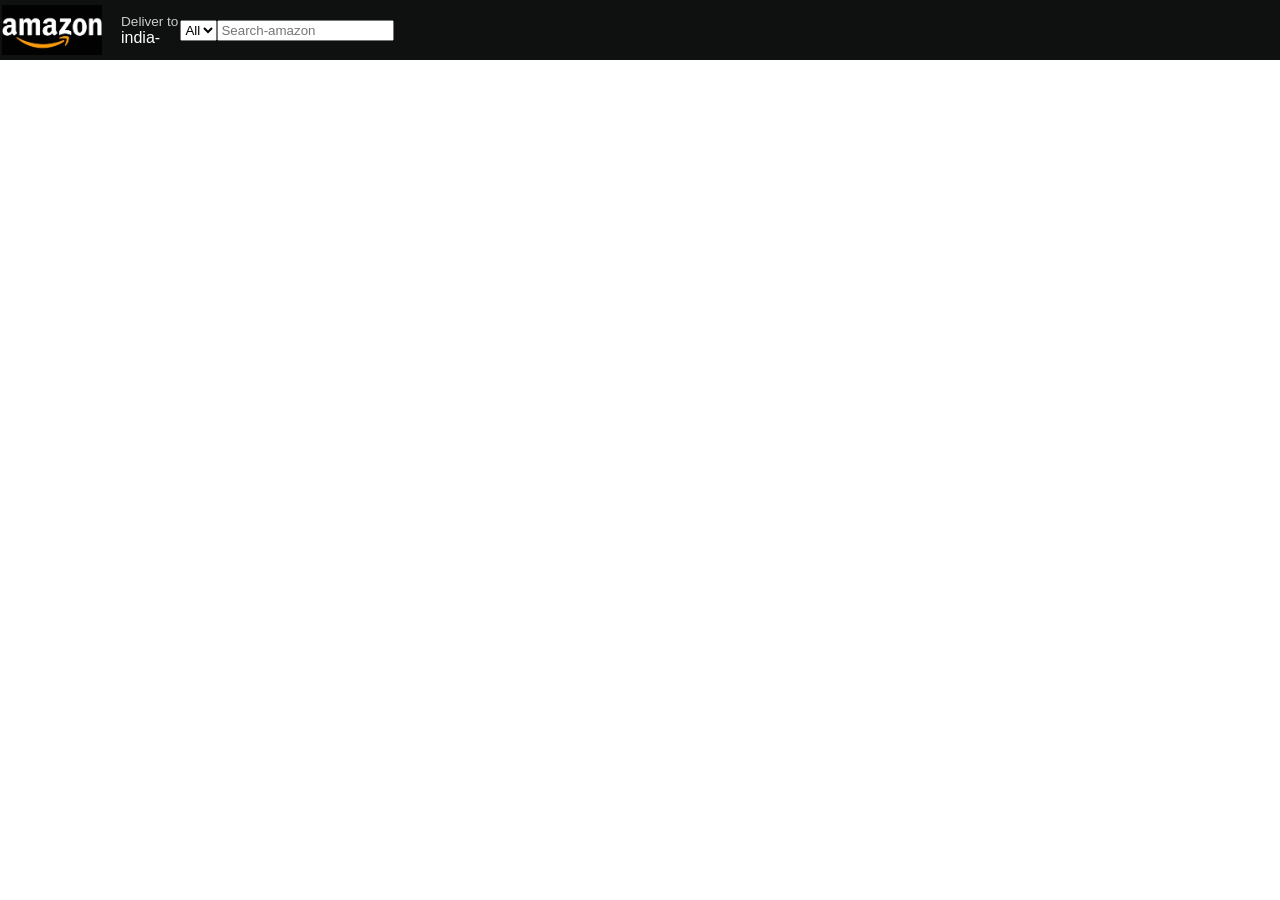
<file: Html css projects/Amazon Clone/index.html>
<!DOCTYPE html>
<html lang="en">
<head>
    <meta charset="UTF-8">
    <meta name="viewport" content="width=device-width, initial-scale=1.0">
    <title> Amazon Clone</title>
    <link rel="stylesheet" href="style.css">
    <style>

    </style>
</head>
<body>
    <header>
        <div class="navbar">
            <div class="nav-logo border">
                <div class="logo">

                </div>
            </div>

            <div class="nav-address border">
                <p class="add-first"> Deliver to </p>
                <div class="add-icon"></div>
                <i class="fa-solid fa-location-dot"></i>

                <p class="add-second">india-</p>
            </div>
                <div class="nav-search">
                    <select>
                        
                        <option>All</option>
                    </select>
                        <input placeholder="Search-amazon">
                        <div class="search-icon">
                        <i class="fa-brands fa-searchengin"></i>
                    </div>
               
            </div>
        


        </div>
    </header>
    
</body>
</html>
</file>
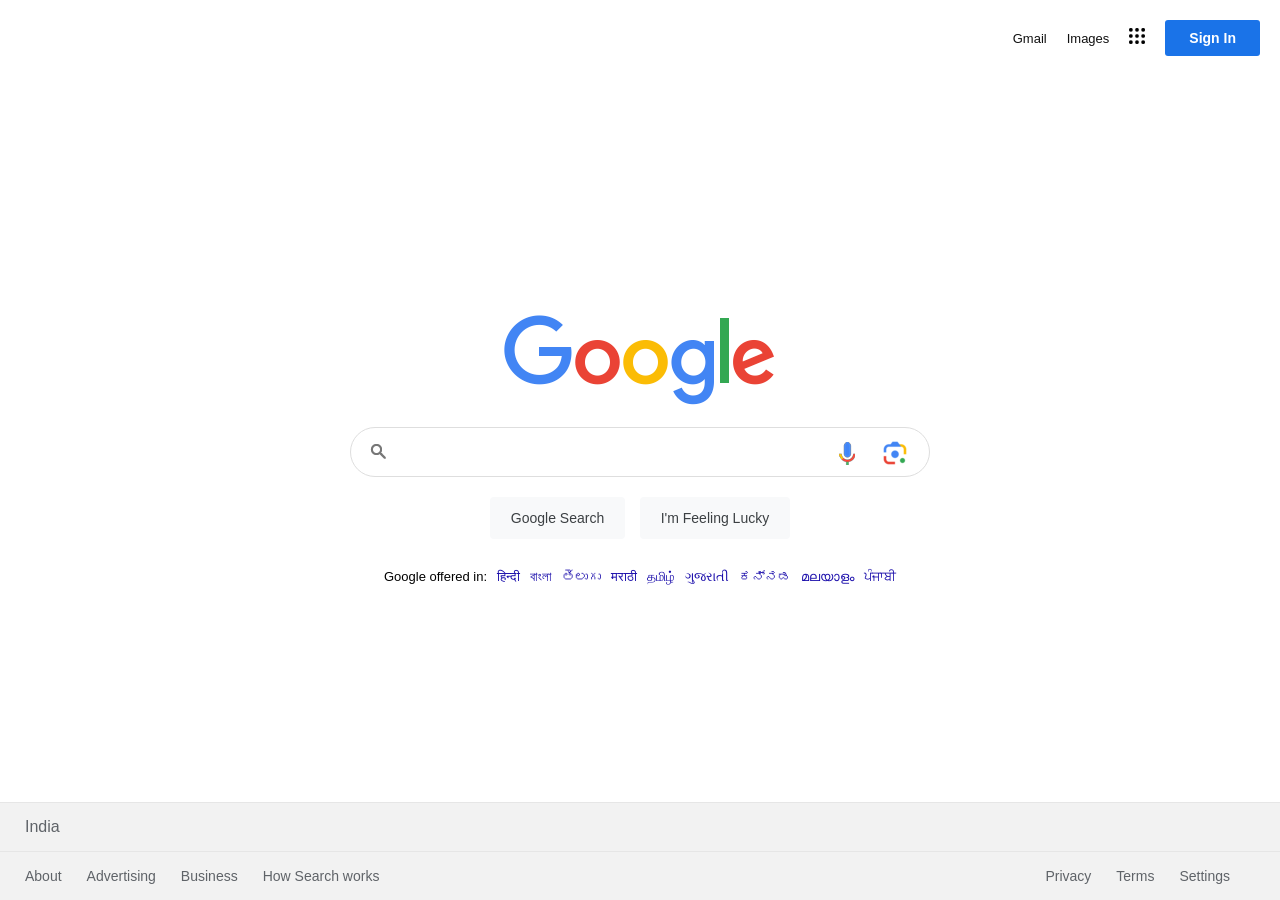
<file: Html css projects/Google clone/index.html>
<!DOCTYPE html>
<html lang="en">

<head>
    <meta charset="UTF-8">
    <meta name="viewport" content="width=device-width, initial-scale=1.0">
    <title>Google Clone </title>
    <link rel="stylesheet" href="styles.css">
</head>

<body>
    <section>
        <header>
            <ul>
                <li>
                    <a href="">Gmail</a>
                </li>
                <li>
                    <a href="">Images</a>
                </li>
                <li>
                    <a href=""><img src="./menuIcon.png" alt=""></a>
                </li>
                <li>
                    <button>Sign In</button>
                </li>
            </ul>
        </header>

        <div class="main">
            <img src="./google.png" alt="">
            <div class="searchBox">
                <input type="text" class="search">
                <div class="icons">
                    <div>
                        <img src="./search.png" alt="">
                    </div>
                    <div class="miclens">
                        <img src="./mic.png" alt="">
                        <img src="./googlelens.png" alt="">
                    </div>
                </div>
            </div>
            <div class="buttons">
                <button>Google Search</button>
                <button>I'm Feeling Lucky</button>

            </div>
            <ul class="languages">
                <li>Google offered in:</li>
                <li>
                    <a href="">हिन्दी</a>
                </li>
                <li>
                    <a href="">বাংলা</a>
                </li>
                <li>
                    <a href="">తెలుగు</a>
                </li>
                <li>
                    <a href="">मराठी
                    </a>
                </li>
                <li>
                    <a href="">தமிழ்</a>
                </li>
                <li>
                    <a href="">ગુજરાતી</a>
                </li>
                <li>
                    <a href="">ಕನ್ನಡ</a>
                </li>
                <li>
                    <a href="">മലയാളം</a>
                </li>
                <li>
                    <a href="">ਪੰਜਾਬੀ</a>
                </li>

            </ul>
        </div>
        <div class="footer">
            <div class="row row1">
                <p class="country">India</p>
            </div>
            <div class="row row2">
                <ul>
                    <li><a href="">About</a></li>
                    <li><a href="">Advertising</a></li>
                    <li><a href="">Business</a></li>
                    <li><a href="">How Search works</a></li>


                </ul>
                <ul>
                    <li><a href="">Privacy</a></li>
                    <li><a href="">Terms</a></li>
                    <li><a href="">Settings</a></li>
                </ul>
            </div>
        </div>
    </section>
</body>

</html>
</file>
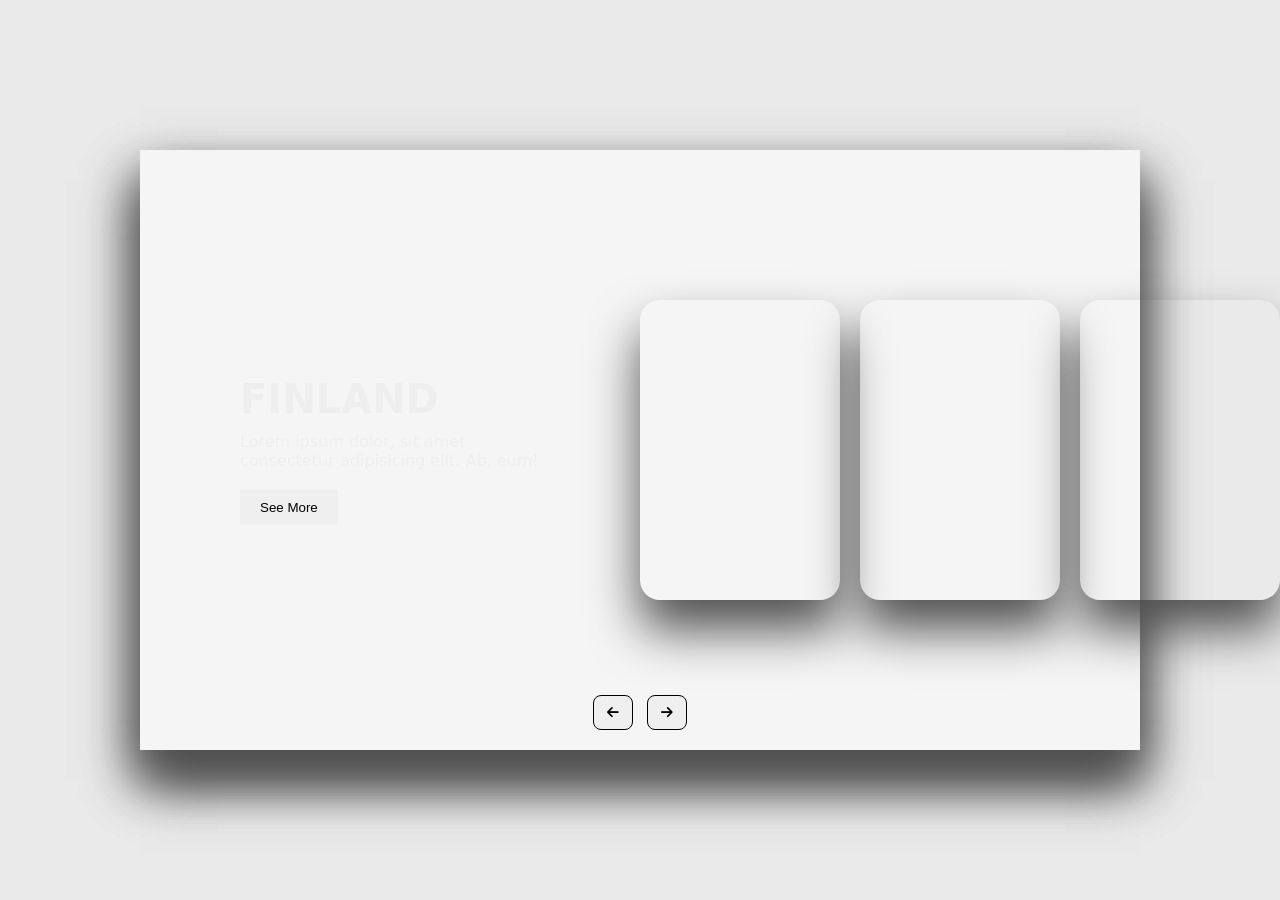
<file: Html css projects/image folder/index.html>
<!doctype html>
<html lang="en">
    <head>
        <meta charset="utf-8">
        <meta name="viewport" content="width=device-width, initial-scale=1">
        <title>Image Gallery</title>
        
        <link rel="stylesheet" href="style.css">
        <script src="script.js"></script>
     <link rel="stylesheet" href="https://cdnjs.cloudflare.com/ajax/libs/font-awesome/6.4.0/css/all.min.css" integrity="sha512-iecdLmaskl7CVkqkXNQ/ZH/XLlvWZOJyj7Yy7tcenmpD1ypASozpmT/E0iPtmFIB46ZmdtAc9eNBvH0H/ZpiBw==" crossorigin="anonymous" referrerpolicy="no-referrer" />
     
    <div class="container">

        <div class="slide">

            
            <div class="item" style="background-image: url(https://i.ibb.co/qCkd9jS/img1.jpg);">
                <div class="content">
                    <div class="name">Switzerland</div>
                    <div class="des">Lorem ipsum dolor, sit amet consectetur adipisicing elit. Ab, eum!</div>
                    <button>See More</button>
                </div>
            </div>
            <div class="item" style="background-image: url(https://i.ibb.co/jrRb11q/img2.jpg);">
                <div class="content">
                    <div class="name">Finland</div>
                    <div class="des">Lorem ipsum dolor, sit amet consectetur adipisicing elit. Ab, eum!</div>
                    <button>See More</button>
                </div>
            </div>
            <div class="item" style="background-image: url(https://i.ibb.co/NSwVv8D/img3.jpg);">
                <div class="content">
                    <div class="name">Iceland</div>
                    <div class="des">Lorem ipsum dolor, sit amet consectetur adipisicing elit. Ab, eum!</div>
                    <button>See More</button>
                </div>
            </div>
            <div class="item" style="background-image: url(https://i.ibb.co/Bq4Q0M8/img4.jpg);">
                <div class="content">
                    <div class="name">Australia</div>
                    <div class="des">Lorem ipsum dolor, sit amet consectetur adipisicing elit. Ab, eum!</div>
                    <button>See More</button>
                </div>
            </div>
            <div class="item" style="background-image: url(https://i.ibb.co/jTQfmTq/img5.jpg);">
                <div class="content">
                    <div class="name">Netherland</div>
                    <div class="des">Lorem ipsum dolor, sit amet consectetur adipisicing elit. Ab, eum!</div>
                    <button>See More</button>
                </div>
            </div>
            <div class="item" style="background-image: url(https://i.ibb.co/RNkk6L0/img6.jpg);">
                <div class="content">
                    <div class="name">Ireland</div>
                    <div class="des">Lorem ipsum dolor, sit amet consectetur adipisicing elit. Ab, eum!</div>
                    <button>See More</button>
                </div>
            </div>

        </div>

        <div class="button">
            <button class="prev"><i class="fa-solid fa-arrow-left"></i></button>
            <button class="next"><i class="fa-solid fa-arrow-right"></i></button>
        </div>

    </div>
    </head>
    </html>
</file>
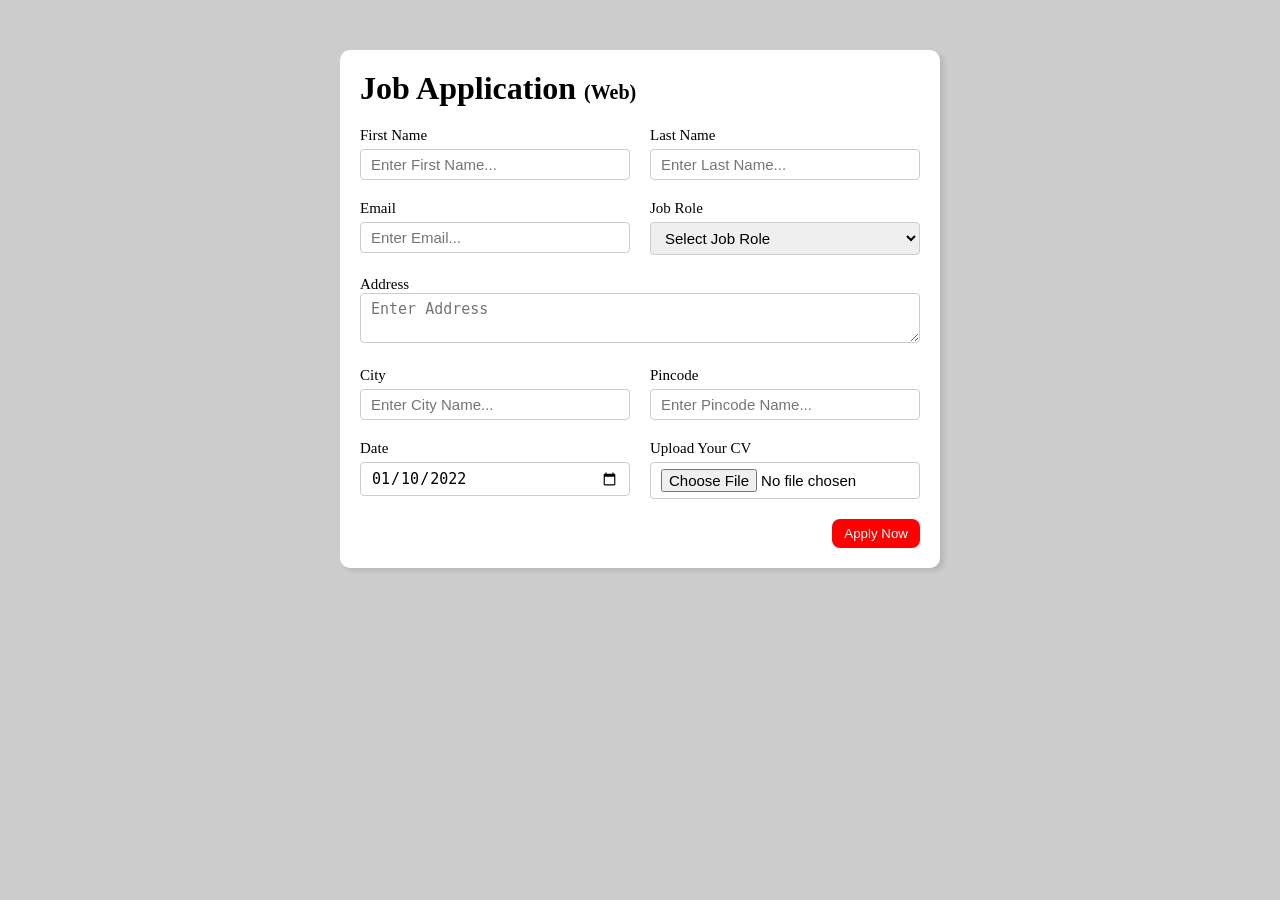
<file: Html css projects/job application website/index.html>
<!DOCTYPE html>
<html lang="en">
  <head>
    <meta charset="UTF-8" />
    <meta http-equiv="X-UA-Compatible" content="IE=edge" />
    <meta name="viewport" content="width=device-width, initial-scale=1.0" />
    <title>Job Application Form</title>
    <link rel="stylesheet" href="style.css" />
  </head>
  <body>
    <div class="container">
      <div class="apply_box">
        <h1>
          Job Application
          <span class="title_small">(Web)</span>
        </h1>
        <form action="">
          <div class="form_container">
            <div class="form_control">
              <label for="first_name"> First Name </label>
              <input
                id="first_name"
                name="first_name"
                placeholder="Enter First Name..."
              />
            </div>
            <div class="form_control">
              <label for="last_name"> Last Name </label>
              <input
                id="last_name"
                name="last_name"
                placeholder="Enter Last Name..."
              />
            </div>
            <div class="form_control">
              <label for="email"> Email </label>
              <input
                type="email"
                id="email"
                name="email"
                placeholder="Enter Email..."
              />
            </div>
            <div class="form_control">
              <label for="job_role"> Job Role </label>
              <select id="job_role" name="job_role">
                <option value="">Select Job Role</option>
                <option value="frontend">Frontend Developer</option>
                <option value="backend">Backend Developer</option>
                <option value="full_stack">Full Stack Developer</option>
                <option value="ui_ux">UI UX Designer</option>
              </select>
            </div>
            <div class="textarea_control">
              <label for="address"> Address </label>
              <textarea
                id="address"
                name="address"
                row="4"
                cols="50"
                placeholder="Enter Address"
              ></textarea>
            </div>
            <div class="form_control">
              <label for="city"> City </label>
              <input id="city" name="city" placeholder="Enter City Name..." />
            </div>
            <div class="form_control">
              <label for="pincode"> Pincode </label>
              <input
                type="number"
                id="pincode"
                name="pincode"
                placeholder="Enter Pincode Name..."
              />
            </div>
            <div class="form_control">
              <label for="date"> Date </label>
              <input value="2022-01-10" type="date" id="date" name="date" />
            </div>
            <div class="form_control">
              <label for="upload"> Upload Your CV </label>
              <input type="file" id="upload" name="upload" />
            </div>
          </div>
          <div class="button_container">
            <button type="submit">Apply Now</button>
          </div>
        </form>
      </div>
    </div>
  </body>
</html>
</file>
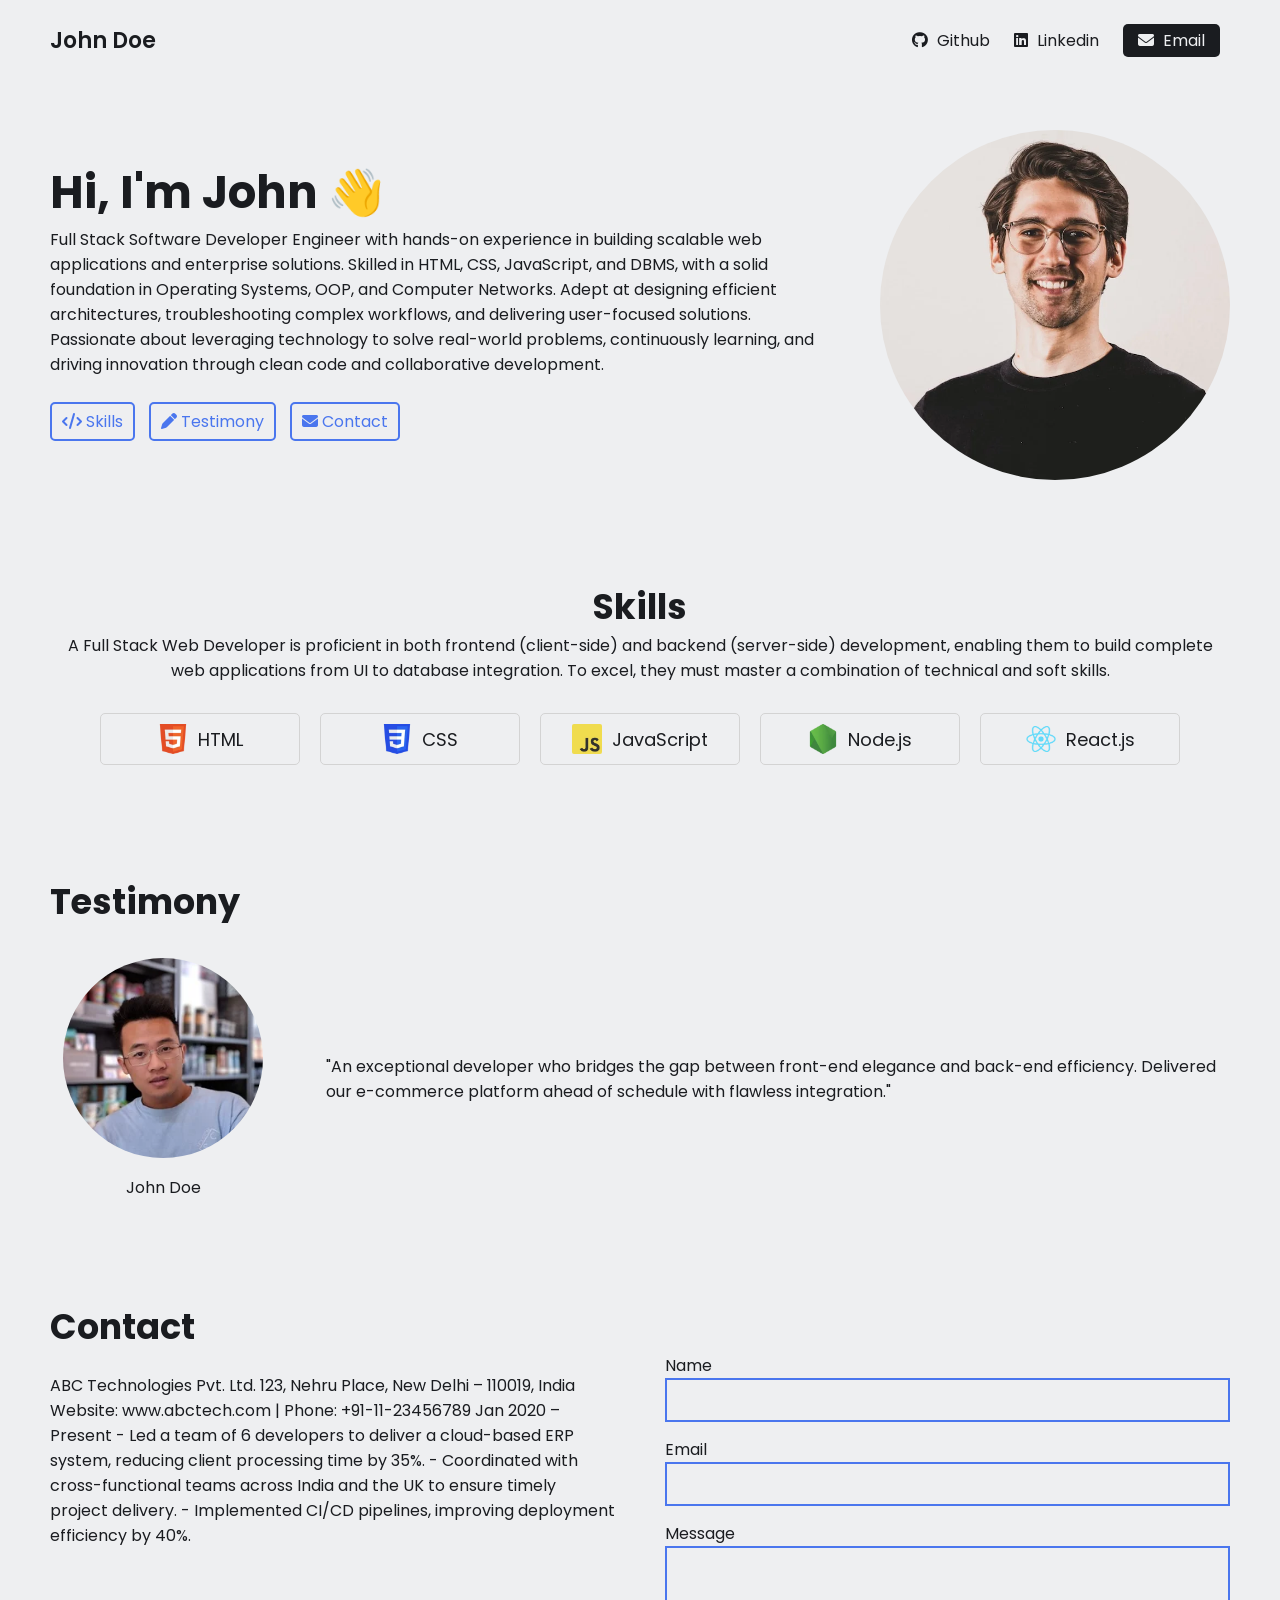
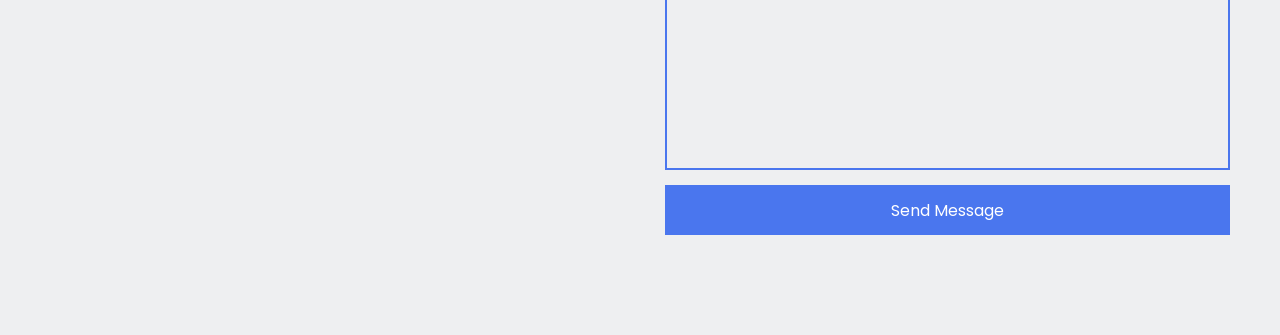
<file: Html css projects/Portfolio/index.html>
<!DOCTYPE html>
<html lang="en">
<head>
  <meta charset="UTF-8">
  <meta http-equiv="X-UA-Compatible" content="IE=edge">
  <meta name="viewport" content="width=device-width, initial-scale=1.0">

  <link rel="preconnect" href="https://fonts.googleapis.com">
  <link rel="preconnect" href="https://fonts.gstatic.com" crossorigin>
  <link href="https://fonts.googleapis.com/css2?family=Poppins:wght@400;600&display=swap" rel="stylesheet">

  <link rel="stylesheet" href="https://cdnjs.cloudflare.com/ajax/libs/font-awesome/6.4.0/css/all.min.css" integrity="sha512-iecdLmaskl7CVkqkXNQ/ZH/XLlvWZOJyj7Yy7tcenmpD1ypASozpmT/E0iPtmFIB46ZmdtAc9eNBvH0H/ZpiBw==" crossorigin="anonymous" referrerpolicy="no-referrer" />

  <link rel="stylesheet" href="styles.css">

  <title>Portfolio</title>
</head>
<body>
  <!-- NAVBAR -->
  <nav>
    <div class="left">
      <a href="/">John Doe</a>
    </div>

    <div class="right">
      <a href="http://github.com" target="_blank" rel="noopener noreferrer">
        <i class="fa-brands fa-github"></i>
        <span>Github</span>
      </a>
      
      <a href="http://linkedin.com" target="_blank" rel="noopener noreferrer">
        <i class="fa-brands fa-linkedin"></i>
        <span>Linkedin</span>
      </a>
      
      <a href="mailto:john@example.com">
        <i class="fa-solid fa-envelope"></i>
        <span>Email</span>
      </a>
    </div>
  </nav>

  <main>
    <!-- SECTION 1: Hero -->
    <section class="hero-section">
      <div class="text">
        <h2>Hi, I'm John 👋</h2>
        <p>Full Stack Software Developer Engineer with hands-on experience in building scalable web applications and enterprise solutions. Skilled in HTML, CSS, JavaScript, and DBMS, with a solid foundation in Operating Systems, OOP, and Computer Networks. Adept at designing efficient architectures, troubleshooting complex workflows, and delivering user-focused solutions. Passionate about leveraging technology to solve real-world problems, continuously learning, and driving innovation through clean code and collaborative development.

            </p>

        <div class="links">
          <a href="#skills">
            <i class="fa-solid fa-code"></i>
            <span>Skills</span>
          </a>
          
          <a href="#testimony">
            <i class="fa-solid fa-pen"></i>
            <span>Testimony</span>
          </a>
          
          <a href="#contact">
            <i class="fa-solid fa-envelope"></i>
            <span>Contact</span>
          </a>
        </div>
      </div>

      <div class="headshot">
        <img src="./hero-headshot.webp" alt="john doe headshot">
      </div>
    </section>

    <!-- SECTION 2: Skills -->
    <section id="skills" class="skills-section">
      <h2>Skills</h2>
      <div class="text">
        A Full Stack Web Developer is proficient in both frontend (client-side) and backend (server-side) development, enabling them to build complete web applications from UI to database integration. To excel, they must master a combination of technical and soft skills.
      </div>

      <div class="cells">
        <div class="cell">
          <img src="./html-logo.webp" alt="html logo">
          <span>HTML</span>
        </div>
        
        <div class="cell">
          <img src="./css-logo.webp" alt="css logo">
          <span>CSS</span>
        </div>
        
        <div class="cell">
          <img src="./javascript-logo.webp" alt="javascript logo">
          <span>JavaScript</span>
        </div>
        
        <div class="cell">
          <img src="./node-logo.webp" alt="node logo">
          <span>Node.js</span>
        </div>
        
        <div class="cell">
          <img src="./react-logo.webp" alt="react logo">
          <span>React.js</span>
        </div>
      </div>
    </section>

    <!-- SECTION 3: Testimony -->
    <section id="testimony" class="testimony-section">
      <h2>Testimony</h2>

      <div class="group">
        <div class="person-details">
          <img src="./testimony-headshot.webp">
          <p>John Doe</p>
        </div>

        <div class="text">
          "An exceptional developer who bridges the gap between front-end elegance and back-end efficiency. Delivered our e-commerce platform ahead of schedule with flawless integration."
        </div>
      
    </section>

    <!-- SECTION 4: Contact -->
    <section id="contact" class="contact-section">
      <h2>Contact</h2>

      <div class="group">
        <div class="text">
          <p> ABC Technologies Pvt. Ltd.  
            123, Nehru Place, New Delhi – 110019, India  
            Website: www.abctech.com | Phone: +91-11-23456789  
            Jan 2020 – Present  
            
            - Led a team of 6 developers to deliver a cloud-based ERP system, reducing client processing time by 35%.  
            - Coordinated with cross-functional teams across India and the UK to ensure timely project delivery.  
            - Implemented CI/CD pipelines, improving deployment efficiency by 40%.
            </p>
        </div>

        <form>
          <label for="name">Name</label>
          <input type="text" id="name">

          <label for="email">Email</label>
          <input type="email" id="email">

          <label for="message">Message</label>
          <textarea id="message" cols="30" rows="10"></textarea>

          <button type="submit">Send Message</button>
        </form>
      </div>
    </section>
  </main>
</body>
</html>
</file>
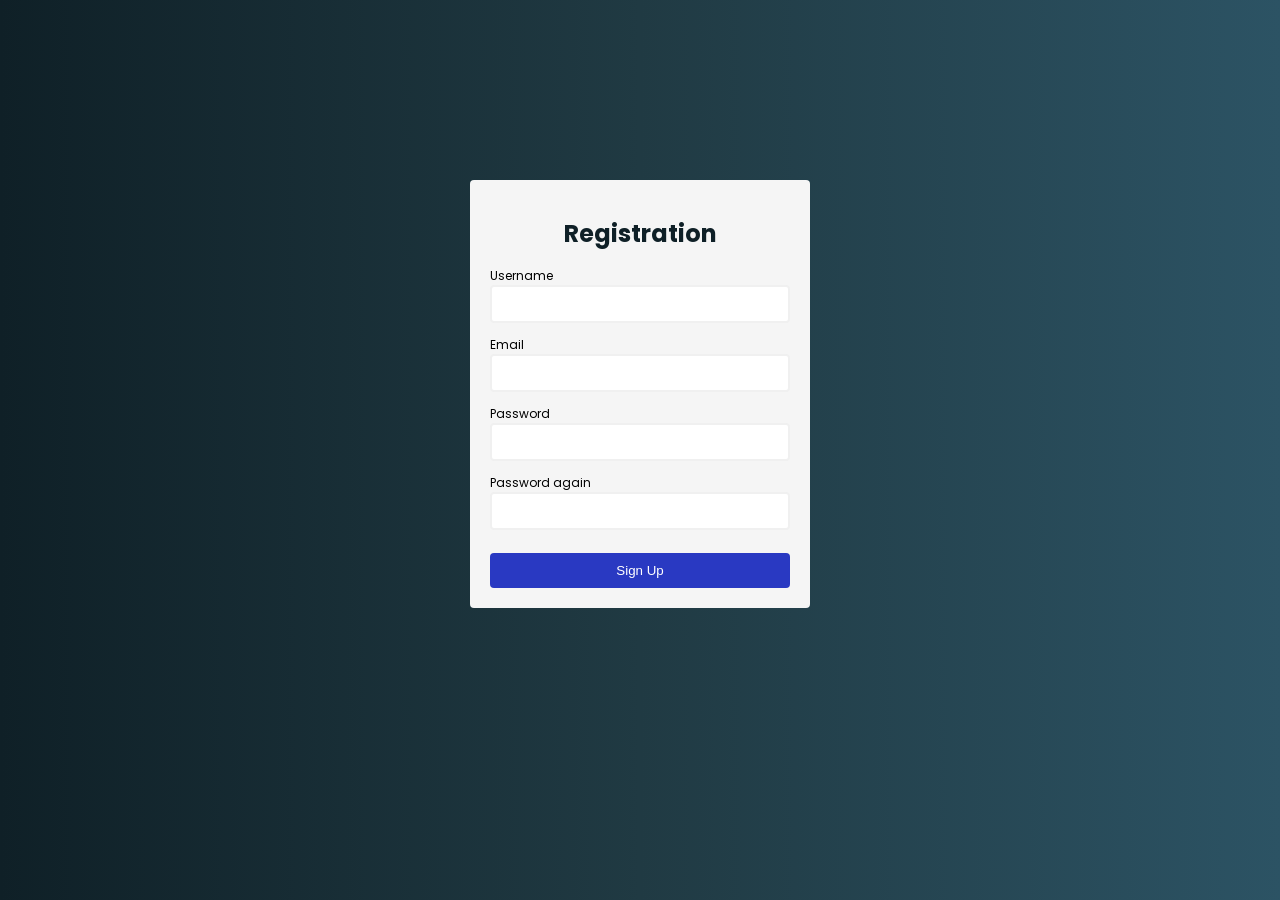
<file: Html css projects/validation form/index.html>
<html lang="en">
<head>
    <meta charset="UTF-8">
    <meta http-equiv="X-UA-Compatible" content="IE=edge">
    <meta name="viewport" content="width=device-width, initial-scale=1.0">
    <title>Form Validation</title>
    <link rel="preconnect" href="https://fonts.googleapis.com">
    <link rel="preconnect" href="https://fonts.gstatic.com" crossorigin>
    <link href="https://fonts.googleapis.com/css2?family=Poppins:wght@400;700&display=swap" rel="stylesheet">
    <link rel="stylesheet" href="./style.css">
    <script defer src="./index.js"></script>
</head>
<body>
    <div class="container">
        <form id="form" action="/">
            <h1>Registration</h1>
            <div class="input-control">
                <label for="username">Username</label>
                <input id="username" name="username" type="text">
                <div class="error"></div>
            </div>
            <div class="input-control">
                <label for="email">Email</label>
                <input id="email" name="email" type="text">
                <div class="error"></div>
            </div>
            <div class="input-control">
                <label for="password">Password</label>
                <input id="password"name="password" type="password">
                <div class="error"></div>
            </div>
            <div class="input-control">
                <label for="password2">Password again</label>
                <input id="password2"name="password2" type="password">
                <div class="error"></div>
            </div>
            <button type="submit">Sign Up</button>
        </form>
    </div>
</body>
</html>
</file>
<file: Html css projects/Amazon Clone/style.css>
*{
    margin: 0;
    font-family: arial;
    border: border-box;
}
.navbar{
    height: 60px;
    background-color: #0F1111;
    color: white;
    display: flex;
    align-items: center;
}
.nav-logo{
    height: 50px;
    width: 100px;
}
.logo{
    background-image: url("amazon_logo.webp");
    height: 50px;
    width: 100px;
    background-size: cover;
}
.border{
    border: 2px solid transparent;
}
.border:hover{
    border: 2px solid white;
}
.add-first{
    color:#cccccc;
    font-size: 0.85rem;
    margin-left: 15px;
}
.add-second{
    color: white;
    font-size: 1rem;
    margin-left: 15px;
}
.add-icon{
    display: flex;
    align-items: center;

}
/**box3**/
.nav-search{
   display: flex;
}
</file>
<file: Html css projects/Google clone/styles.css>
* {
    margin: 0;
    padding: 0;
    box-sizing: border-box;
    font-family: 'arial', sans-serif;
}

section {
    position: absolute;
    width: 100%;
    display: flex;
    justify-content: center;
    align-items: center;
    min-height: 100vh;
}

section header {
    position: absolute;
    top: 0;
    width: 100%;
    display: flex;
    justify-content: flex-end;
    padding: 20px;
}

section header ul {
    display: flex;
    justify-content: center;
    align-items: center;
}

section header ul li {
    list-style: none;
    margin-left: 20px;
}

section header ul li a {
    color: #111;
    text-decoration: none;
    font-size: 13px;
}

section header ul li button {
    background: #1a73e8;
    border: none;
    outline: none;
    padding: 10px 24px;
    color: #fff;
    font-size: 14px;
    font-weight: 700;
    border-radius: 3px;
    cursor: pointer;
}

section .main {
    width: 580px;
    display: flex;
    flex-direction: column;
    align-items: center;
    justify-content: center;
}

section .main .searchBox {
    position: relative;
    width: 100%;
    margin-top: 20px;
}

section .main .searchBox .search {
    width: 100%;
    padding: 15px;
    padding-left: 45px;
    padding-right: 60px;
    border-radius: 30px;
    border: 1px solid #dedede;
    outline: none;
    font-size: 16px;
}

section .main .searchBox .icons {
    position: absolute;
    top: 0;
    width: 100%;
    display: flex;
    padding: 11px 20px;
    justify-content: space-between;
    align-items: center;
    pointer-events: none;
}

section .main .searchBox .icons .miclens {
    display: flex;
    align-items: center;
    gap: 25px;
}

section .main .buttons {
    margin-top: 20px;
}

section .main .buttons button {
    margin: 0 5px;
    padding: 12px 20px;
    color: #3c4043;
    background: #f8f9fa;
    font-size: 14px;
    border: none;
    cursor: pointer;
    border-radius: 4px;
    border: 1px solid transparent;
    outline: none;
}

section .main .buttons button:hover {
    border: 1px solid #dedede;
}

section .main .languages {
    display: flex;
    margin-top: 30px;
}

section .main .languages li {
    list-style: none;
    margin: 0 5px;
    font-size: 13px;
}

section .main .languages li a {
    text-decoration: none;
    color: #1a0dab;
}

section .main .languages li a:hover {
    text-decoration: underline;
}

section .footer {
    position: absolute;
    bottom: 0;
    left: 0;
    width: 100%;
    background: #f2f2f2;
}

section .footer .row {
    padding: 15px 25px;
    border-top: 1px solid rgba(0, 0, 0, 0.05);
    color: #5f6368;
}

section .footer .row.row2 {
    display: flex;
    justify-content: space-between;
}

section .footer .row.row2 ul {
    display: flex;
}

section .footer .row.row2 ul li {
    list-style: none;
}

section .footer .row.row2 ul li a {
    text-decoration: none;
    font-size: 14px;
    color: #5f6368;
    margin-right: 25px;
}
</file>
<file: Html css projects/image folder/style.css>
*{
    margin: 0;
    padding: 0;
    box-sizing: border-box;
}

body{
    background: #eaeaea;
    overflow: hidden;
}

.container{
    position: absolute;
    top: 50%;
    left: 50%;
    transform: translate(-50%, -50%);
    width: 1000px;
    height: 600px;
    background: #f5f5f5;
    box-shadow: 0 30px 50px #dbdbdb;
}

.container .slide .item{
    width: 200px;
    height: 300px;
    position: absolute;
    top: 50%;
    transform: translate(0, -50%);
    border-radius: 20px;
    box-shadow: 0 30px 50px #505050;
    background-position: 50% 50%;
    background-size: cover;
    display: inline-block;
    transition: 0.5s;
}

.slide .item:nth-child(1),
.slide .item:nth-child(2){
    top: 0;
    left: 0;
    transform: translate(0, 0);
    border-radius: 0;
    width: 100%;
    height: 100%;
}


.slide .item:nth-child(3){
    left: 50%;
}
.slide .item:nth-child(4){
    left: calc(50% + 220px);
}
.slide .item:nth-child(5){
    left: calc(50% + 440px);
}

/* here n = 0, 1, 2, 3,... */
.slide .item:nth-child(n + 6){
    left: calc(50% + 660px);
    opacity: 0;
}



.item .content{
    position: absolute;
    top: 50%;
    left: 100px;
    width: 300px;
    text-align: left;
    color: #eee;
    transform: translate(0, -50%);
    font-family: system-ui;
    display: none;
}


.slide .item:nth-child(2) .content{
    display: block;
}


.content .name{
    font-size: 40px;
    text-transform: uppercase;
    font-weight: bold;
    opacity: 0;
    animation: animate 1s ease-in-out 1 forwards;
}

.content .des{
    margin-top: 10px;
    margin-bottom: 20px;
    opacity: 0;
    animation: animate 1s ease-in-out 0.3s 1 forwards;
}

.content button{
    padding: 10px 20px;
    border: none;
    cursor: pointer;
    opacity: 0;
    animation: animate 1s ease-in-out 0.6s 1 forwards;
}


@keyframes animate {
    from{
        opacity: 0;
        transform: translate(0, 100px);
        filter: blur(33px);
    }

    to{
        opacity: 1;
        transform: translate(0);
        filter: blur(0);
    }
}



.button{
    width: 100%;
    text-align: center;
    position: absolute;
    bottom: 20px;
}

.button button{
    width: 40px;
    height: 35px;
    border-radius: 8px;
    border: none;
    cursor: pointer;
    margin: 0 5px;
    border: 1px solid #000;
    transition: 0.3s;
}

.button button:hover{
    background: #ababab;
    color: #fff;
}
</file>
<file: Html css projects/job application website/style.css>
* {
    margin: 0;
    padding: 0;
    box-sizing: border-box;
  }
  
  body {
    background-color: #ccc;
  }
  .container {
    max-width: 900px;
    margin: 0 auto;
  }
  
  .apply_box {
    max-width: 600px;
    padding: 20px;
    background-color: white;
    margin: 0 auto;
    margin-top: 50px;
    box-shadow: 4px 3px 5px rgba(1, 1, 1, 0.1);
    border-radius: 10px;
  }
  
  .title_small {
    font-size: 20px;
  }
  
  .form_container {
    margin-top: 20px;
    display: grid;
    grid-template-columns: repeat(auto-fit, minmax(200px, 1fr));
    gap: 20px;
  }
  .form_control {
    display: flex;
    flex-direction: column;
  }
  
  label {
    font-size: 15px;
    margin-bottom: 5px;
  }
  
  input,
  select,
  textarea {
    padding: 6px 10px;
    border: 1px solid #ccc;
    border-radius: 4px;
    font-size: 15px;
  }
  
  input:focus {
    outline-color: red;
  }
  
  .button_container {
    display: flex;
  
    justify-content: flex-end;
    margin-top: 20px;
  }
  button {
    background-color: red;
    border: transparent solid 2px;
    padding: 5px 10px;
    color: white;
    border-radius: 8px;
    transition: 0.3s ease-in;
  }
  button:hover {
    background-color: #ccc;
    border: 2px solid red;
    color: black;
    transition: 0.3s ease-out;
    cursor: pointer;
  }
  .textarea_control {
    grid-column: 1 / span 2;
  }
  .textarea_control textarea {
    width: 100%;
  }
  
  @media (max-width: 460px) {
    .textarea_control {
      grid-column: 1 / span 1;
    }
  } ;
</file>
<file: Html css projects/Portfolio/styles.css>
:root {
    --text-color: #1a1c20;
    --link-color: #4a76ee;
    --background-color: #eeeff1;
  }
  
  * {
    margin: 0;
    padding: 0;
    box-sizing: border-box;
  }
  
  html {
    scroll-behavior: smooth;
  }
  
  body {
    font-family: 'Poppins', sans-serif;
    color: var(--text-color);
    background-color: var(--background-color);
    max-width: 1400px;
    margin: 0 auto;
  }
  
  a {
    color: var(--link-color);
    text-decoration: none;
  }
  
  /* NAVBAR */
  nav {
    display: flex;
    justify-content: space-between;
    align-items: center;
  
    padding: 0 50px;
    height: 80px;
  }
  
  nav .left a {
    color: var(--text-color);
    font-size: 22px;
    font-weight: 600;
  }
  
  nav .right a {
    color: var(--text-color);
    margin: 0 10px;
  }
  
  nav .right a:last-child {
    color: var(--background-color);
    background-color: var(--text-color);
    padding: 5px 15px;
    border-radius: 5px;
  }
  
  nav .right a span {
    margin-left: 5px;
  }
  
  /* SECTION 1: Hero */
  .hero-section {
    display: flex;
    justify-content: space-between;
    align-items: center;
    padding: 0 50px;
    margin: 50px 0;
    margin-bottom: 100px;
    gap: 40px;
  }
  
  .hero-section .text {
    flex: 5;
  }
  
  .hero-section .text h2 {
    font-size: 45px;
  }
  
  .hero-section .text .links {
    margin-top: 25px;
  }
  
  .hero-section .text .links a {
    display: inline-block;
    padding: 5px 10px;
    border: 2px solid var(--link-color);
    border-radius: 5px;
    margin-right: 10px;
    margin-bottom: 10px;
    transition: .1s;
  }
  
  .hero-section .text .links a:hover {
    color: var(--text-color);
    border: 2px solid var(--text-color);
  }
  
  .hero-section .headshot {
    flex: 2;
    display: flex;
    justify-content: right;
  }
  
  .hero-section .headshot img {
    width: 350px;
    border-radius: 50%;
  }
  
  /* SECTION 2: Skills */
  .skills-section {
    padding: 0 50px;
    margin-bottom: 100px;
  }
  
  .skills-section h2 {
    text-align: center;
    font-size: 35px;
  }
  
  .skills-section .text {
    text-align: center;
    margin-bottom: 20px;
  }
  
  .skills-section .cells {
    display: flex;
    justify-content: center;
    flex-wrap: wrap;
  }
  
  .skills-section .cells .cell {
    display: flex;
    justify-content: center;
    align-items: center;
    gap: 10px;
  
    width: 200px;
    padding: 10px 20px;
    margin: 10px;
    border: 1.5px solid #d3d3d3;
    border-radius: 5px;
  }
  
  .skills-section .cells .cell img {
    width: 30px;
    height: 30px;
    object-fit: contain;
    border-radius: 2px;
  }
  
  .skills-section .cells .cell span {
    font-size: 18px;
  }
  
  /* SECTION 3: Testimony */
  .testimony-section {
    padding: 0 50px;
    margin-bottom: 100px;
  }
  
  .testimony-section h2 {
    font-size: 35px;
    margin-bottom: 30px;
  }
  
  .testimony-section .group {
    display: flex;
    align-items: center;
    gap: 50px;
  }
  
  .testimony-section .group .person-details {
    text-align: center;
    flex: 2;
  }
  
  .testimony-section .group .person-details img {
    width: 200px;
    aspect-ratio: 1 / 1;
    object-fit: cover;
    border-radius: 50%;
    margin-bottom: 10px;
  }
  
  .testimony-section .group .person-details p {
    font-weight: 600;
  }
  
  .testimony-section .group .person-details p:last-child {
    font-weight: normal;
  }
  
  .testimony-section .group .text {
    flex: 8;
  }
  
  /* SECTION 4: Contact */
  .contact-section {
    padding: 0 50px;
    margin-bottom: 100px;
  }
  
  .contact-section h2 {
    font-size: 35px;
  }
  
  .contact-section .group {
    display: flex;
    gap: 50px;
  }
  
  .contact-section .group .text {
    flex: 3;
    margin-top: 20px;
  }
  
  .contact-section .group form {
    flex: 3;
    display: flex;
    flex-direction: column;
  }
  
  .contact-section .group form input,
  .contact-section .group form textarea {
    font-family: 'Poppins', sans-serif;
    border: 2px solid var(--link-color);
    background-color: transparent;
    padding: 10px;
    margin-bottom: 15px;
    outline: none;
    resize: none;
  }
  
  .contact-section .group form button {
    font-size: 16px;
    font-family: 'Poppins', sans-serif;
    color: #fff;
    background-color: var(--link-color);
    border: none;
    height: 50px;
    cursor: pointer;
    transition: .1s;
  }
  
  .contact-section .group form button:hover {
    filter: brightness(.9);
  }
  
  @media (max-width: 850px) {
    /* SECTION 1: Hero */
    .hero-section .text h2 {
      font-size: 35px;
    }
  }
  
  @media (max-width: 740px) {
    /* SECTION 1: Hero */
    .hero-section {
      flex-direction: column-reverse;
    }
  
    .hero-section .headshot img {
      width: 300px;
    }
  
    /* SECTION 3: Testimony */
    .testimony-section {
      text-align: center;
    }
  
    .testimony-section .group {
      flex-direction: column;
    }
  
    /* SECTION 4: Contact */
    .contact-section .group {
      flex-direction: column;
    }
  }
  
  @media (max-width: 600px) {
    /* NAVBAR */
    nav {
      padding: 0 20px;
    }
  
    nav .right a {
      font-size: 22px;
    }
  
    nav .right a:last-child {
      color: var(--text-color);
      background-color: transparent;
      padding: 0;
    }
  
    nav .right a span {
      display: none;
    }
  
    /* SECTION 1: Hero */
    .hero-section {
      padding: 0 20px;
    }
  
    .hero-section .text h2 {
      font-size: 30px;
    }
  
    /* SECTION 2: Skills */
    .skills-section {
      padding: 0 20px;
    }
  
    .skills-section .cells .cell span {
      font-size: 16px;
    }
  
    /* SECTION 3: Testimony */
    .testimony-section {
      padding: 0 20px;
    }
  
    /* SECTION 4: Contact */
    .contact-section {
      padding: 0 20px;
    }
  }
</file>
<file: Html css projects/validation form/style.css>
body {
    background: linear-gradient(to right, #0f2027, #203a43, #2c5364);
    font-family: 'Poppins', sans-serif;
}

#form {
    width: 300px;
    margin: 20vh auto 0 auto;
    padding: 20px;
    background-color: whitesmoke;
    border-radius: 4px;
    font-size: 12px;
}

#form h1 {
    color: #0f2027;
    text-align: center;
}

#form button {
    padding: 10px;
    margin-top: 10px;
    width: 100%;
    color: white;
    background-color: rgb(41, 57, 194);
    border: none;
    border-radius: 4px;
}

.input-control {
    display: flex;
    flex-direction: column;
}

.input-control input {
    border: 2px solid #f0f0f0;
	border-radius: 4px;
	display: block;
	font-size: 12px;
	padding: 10px;
	width: 100%;
}

.input-control input:focus {
    outline: 0;
}

.input-control.success input {
    border-color: #09c372;
}

.input-control.error input {
    border-color: #ff3860;
}

.input-control .error {
    color: #ff3860;
    font-size: 9px;
    height: 13px;
}
</file>
